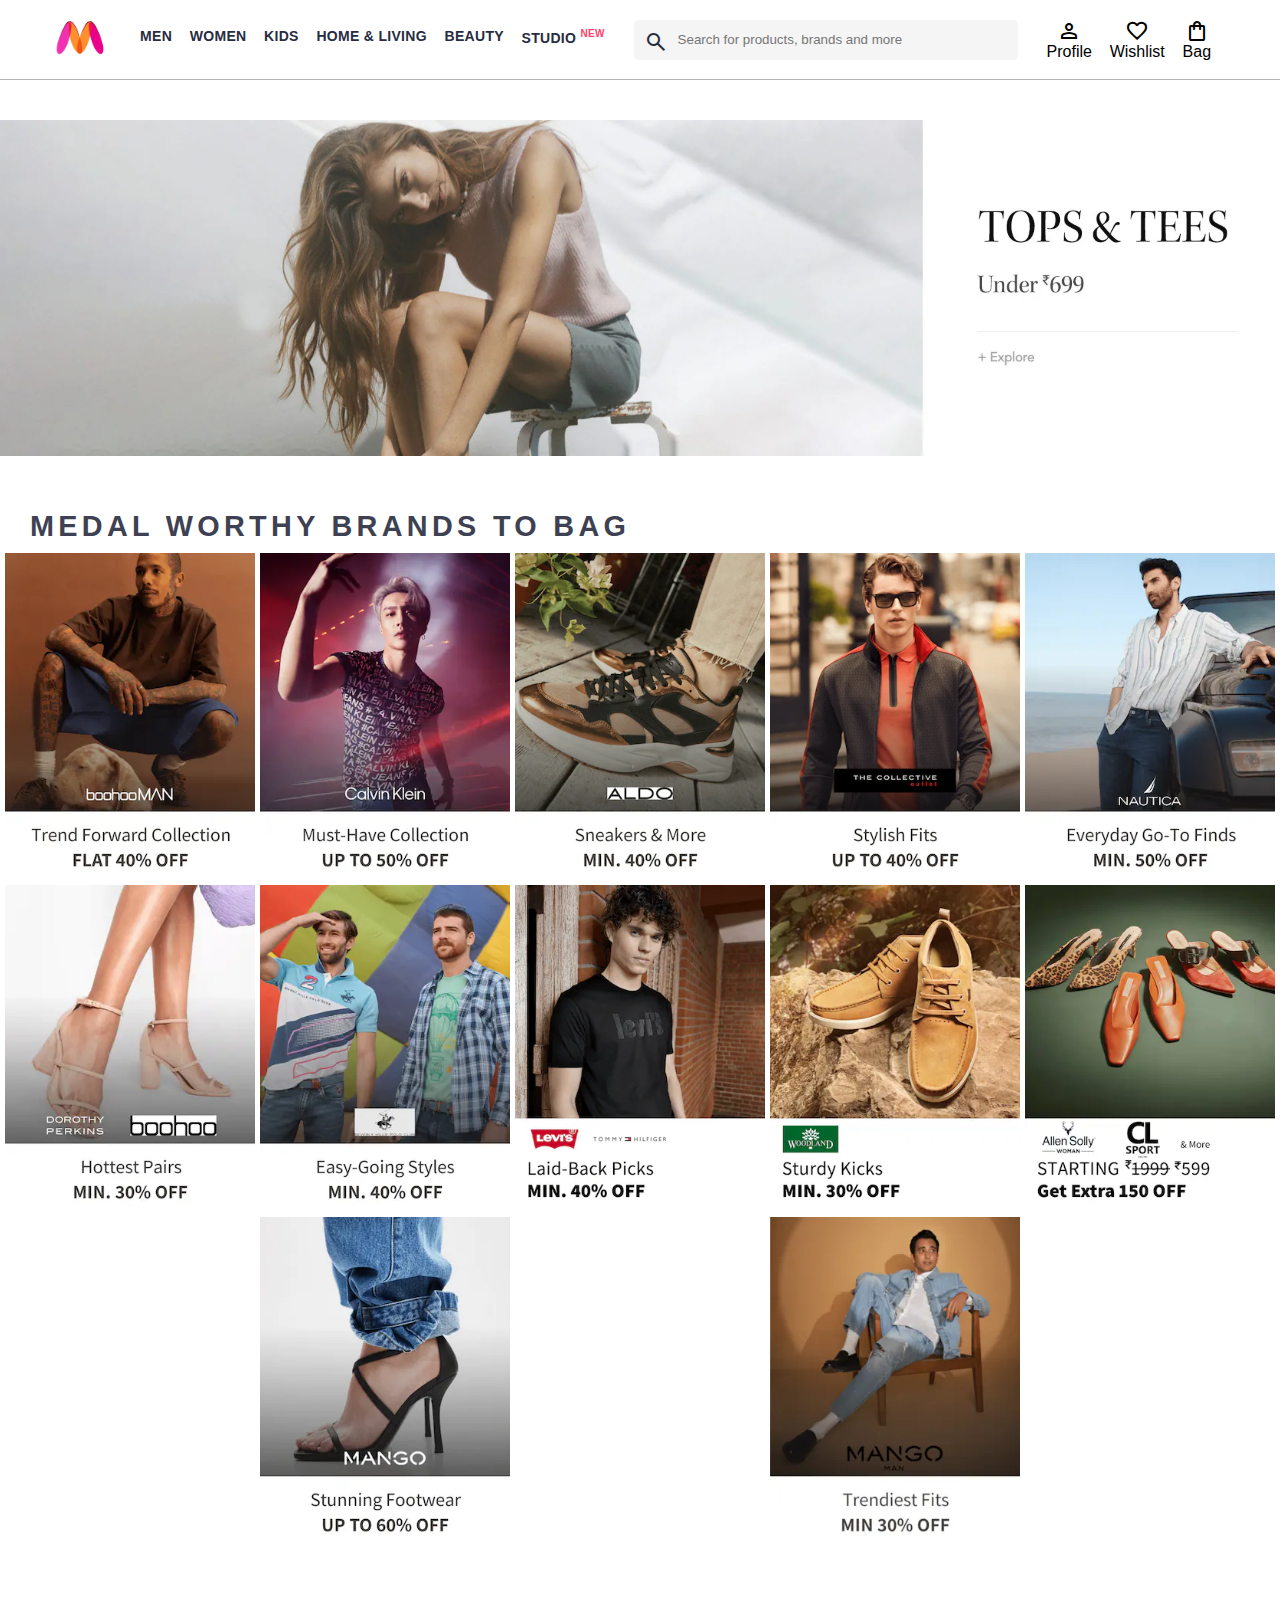
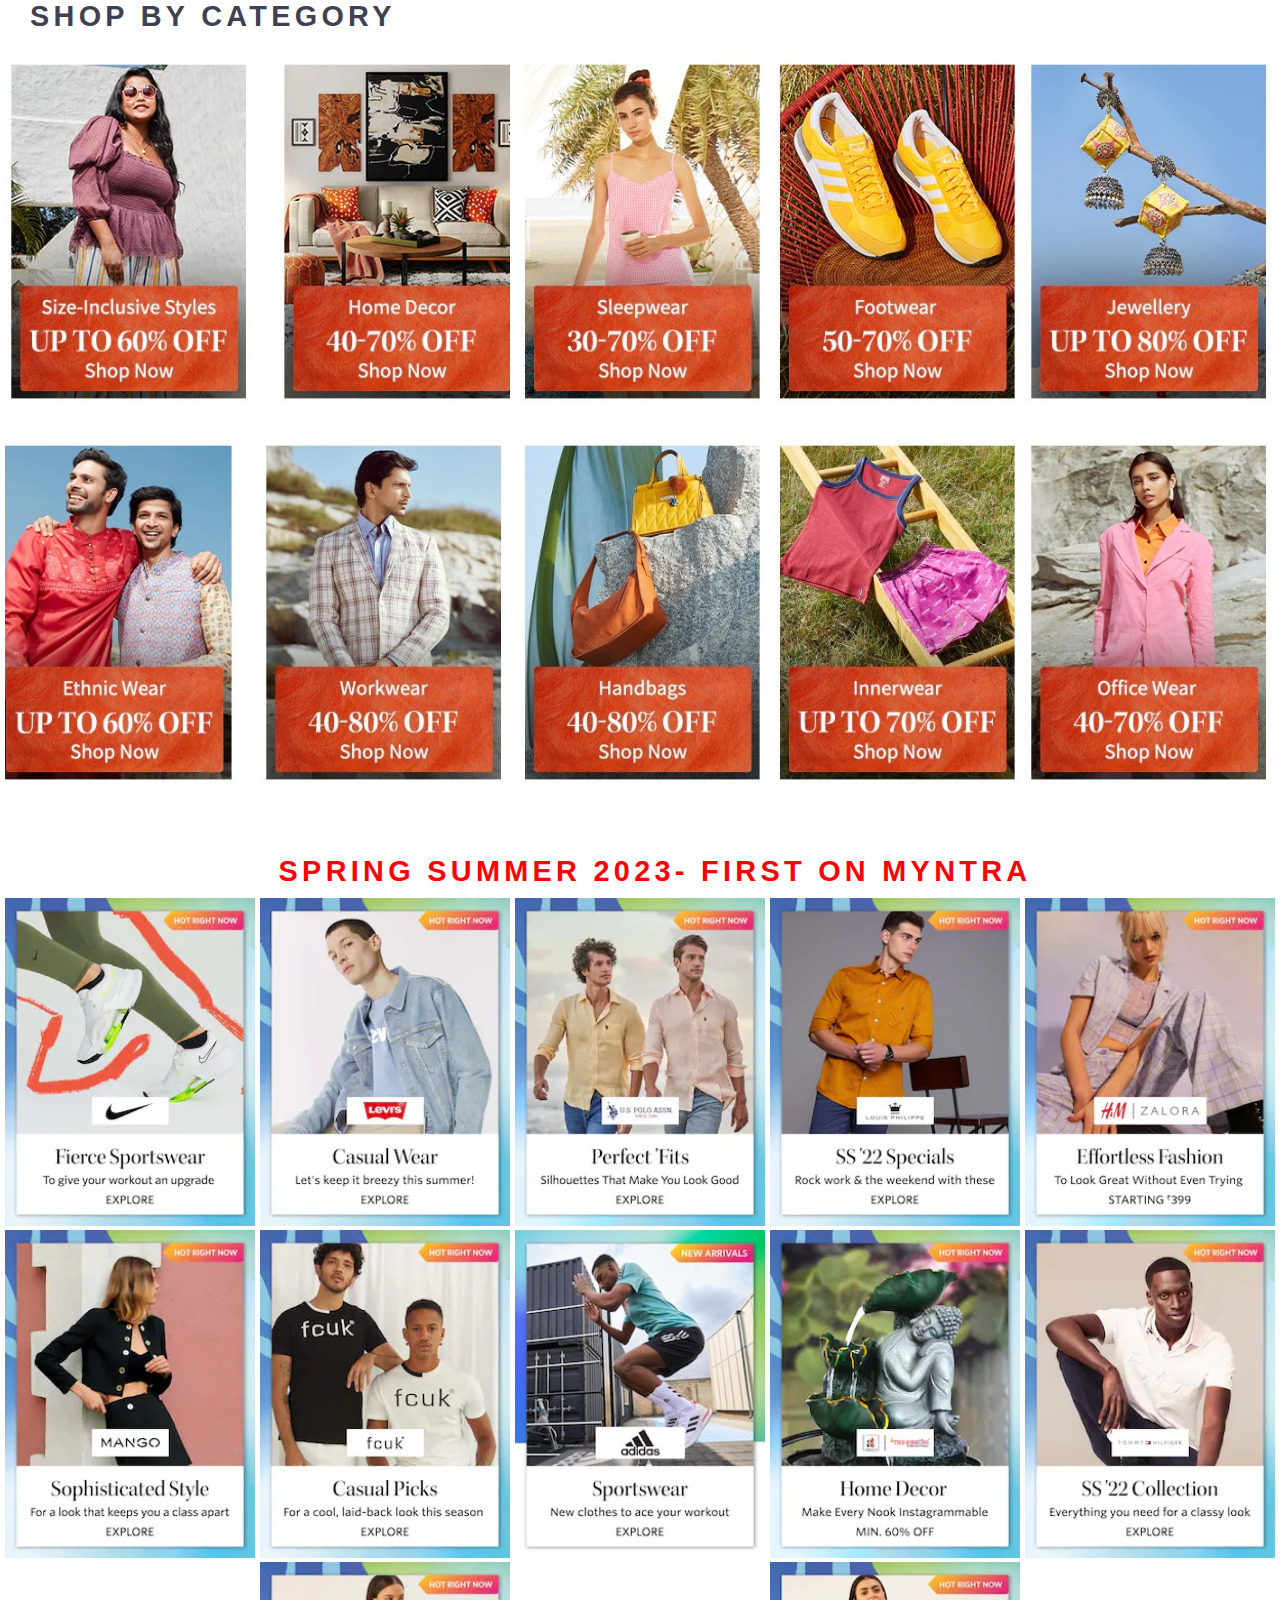
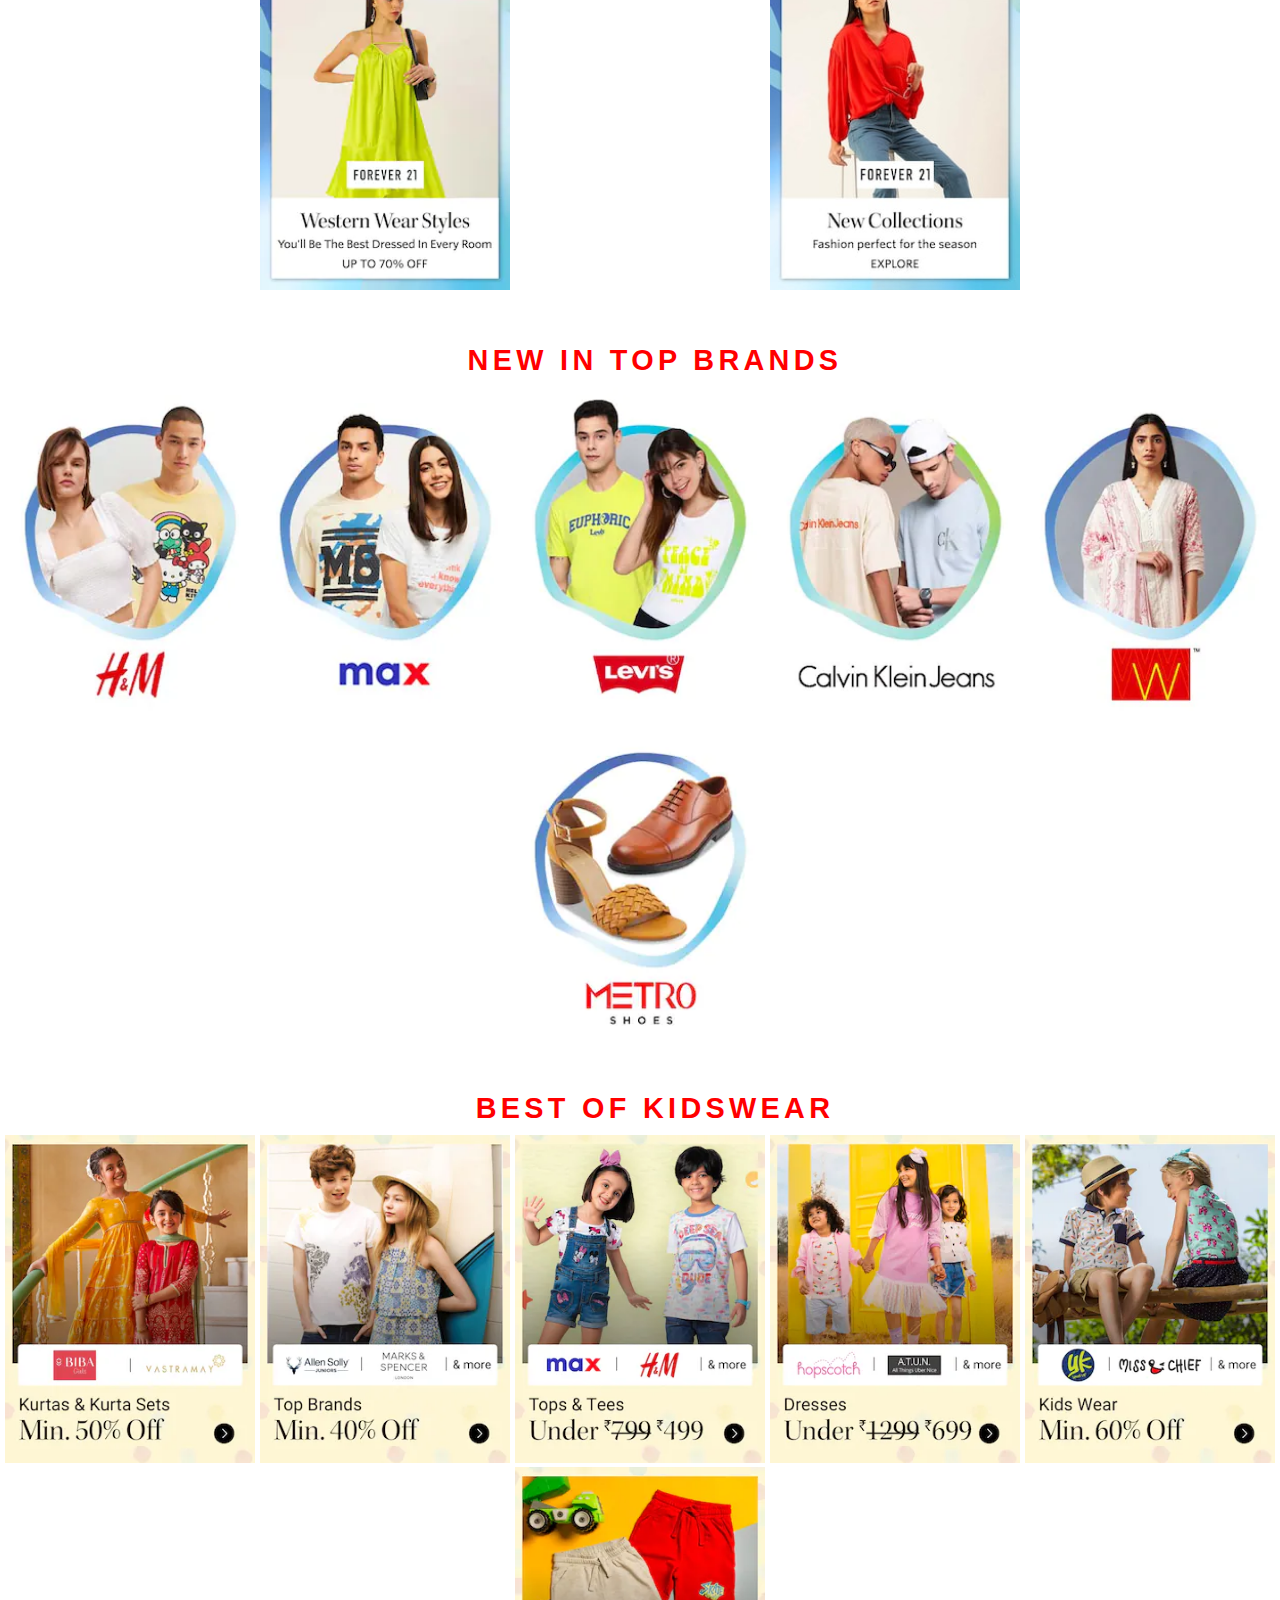
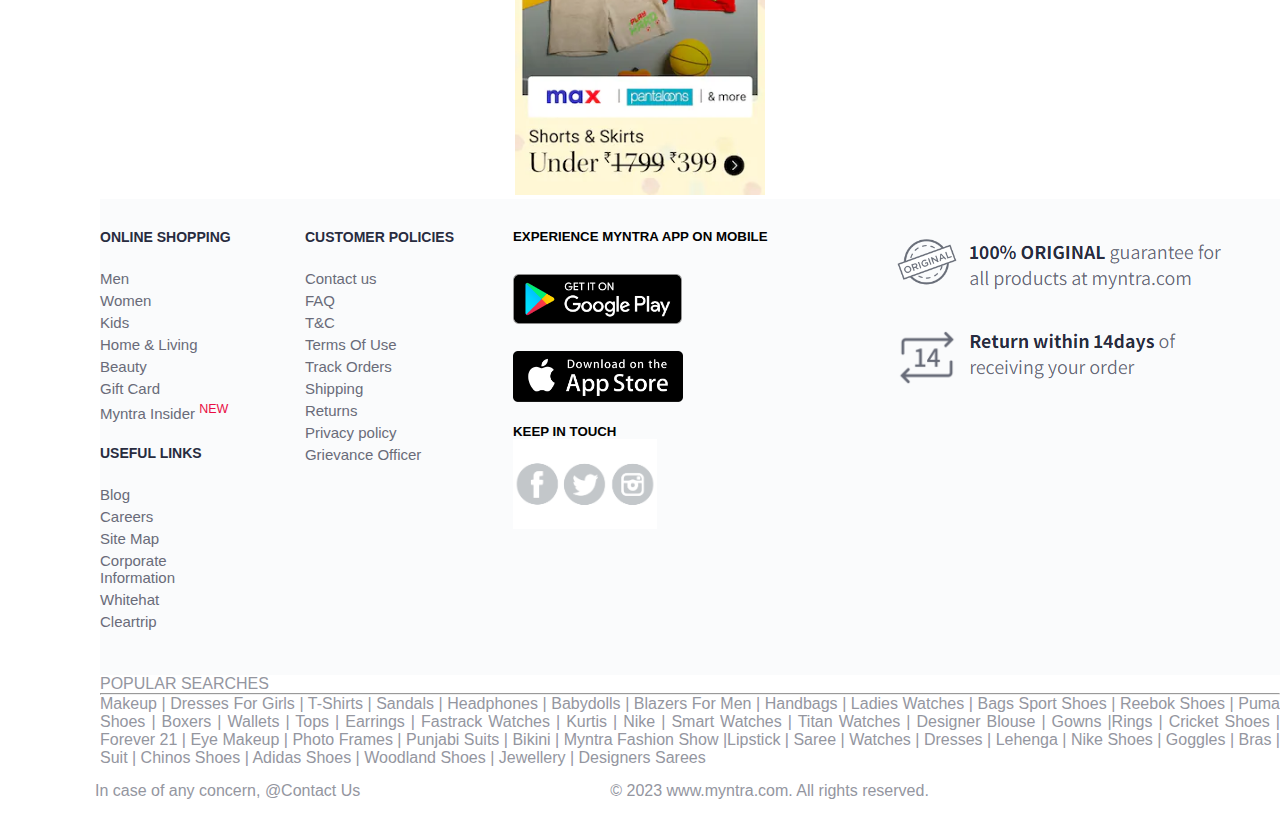
<file: Project Myntra Clone/index.html>
<!DOCTYPE html>
<html lang="en">

<head>
    <title>Online Shopping for Women, Men, Kids Fashion & Lifestyle - Myntra</title>
    <link rel="icon"
        href="https://encrypted-tbn0.gstatic.com/images?q=tbn:ANd9GcS357fHYAnvyZIqrnolaRs3MlCQO7PyKngEag&usqp=CAU"
        type="image/x-icon">
    <link rel="stylesheet" href="index.css">
    <link rel="stylesheet"
        href="https://fonts.googleapis.com/css2?family=Material+Symbols+Outlined:opsz,wght,FILL,GRAD@20..48,100..700,0..1,-50..200" />
</head>

<body>
    <header>
        <div class="logo_container">
            <a href="#"><img class="myntra_home" src="images/myntra_logo.webp" alt="Myntra Home"></a>
        </div>
        <nav class="nav_bar">
            <a href="#">Men</a>
            <a href="#">Women</a>
            <a href="#">Kids</a>
            <a href="#">Home & Living</a>
            <a href="#">Beauty</a>
            <a href="#">Studio <sup>New</sup></a>
        </nav>
        <div class="search_bar">
            <span class="material-symbols-outlined search_icon">search</span>
            <input class="search_input" placeholder="Search for products, brands and more">
        </div>
        <div class="action_bar">
            <a class="action_container" href="profile.html">
                <span class="material-symbols-outlined action_icon">person</span>
                <span class="action_name">Profile</span>
            </a>

            <a class="action_container" href="wishlist.html">
                <span class="material-symbols-outlined action_icon">favorite</span>
                <span class="action_name">Wishlist</span>
            </a>

            <a class="action_container" href="bag.html">
                <span class="material-symbols-outlined action_icon">shopping_bag</span>
                <span class="action_name">Bag</span>
            </a>
        </div>
    </header>
    <main>
        <div class="banner_container">
            <img class="banner_image" src="images/banner.jpg" alt="Main Banner">
        </div>
        <div class="category_heading">MEDAL WORTHY BRANDS TO BAG</div>
        <div class="category_items">
            <a href="#"><img class="sale_item" src="images/offers/1.png"></a>
            <a href="#"><img class="sale_item" src="images/offers/2.png"></a>
            <a href="#"><img class="sale_item" src="images/offers/3.png"></a>
            <a href="#"><img class="sale_item" src="images/offers/4.png"></a>
            <a href="#"><img class="sale_item" src="images/offers/5.png"></a>
            <a href="#"><img class="sale_item" src="images/offers/6.png"></a>
            <a href="#"><img class="sale_item" src="images/offers/7.png"></a>
            <a href="#"><img class="sale_item" src="images/offers/8.png"></a>
            <a href="#"><img class="sale_item" src="images/offers/9.png"></a>
            <a href="#"><img class="sale_item" src="images/offers/10.png"></a>
            <a href="#"><img class="sale_item" src="images/offers/11.png"></a>
            <a href="#"><img class="sale_item" src="images/offers/12.png"></a>
        </div>

        <div class="category_heading">SHOP BY CATEGORY</div>
        <div class="category_items">
            <a href="#"><img class="sale_item" src="images/categories/1.jpg"></a>
            <a href="#"><img class="sale_item" src="images/categories/2.jpg"></a>
            <a href="#"><img class="sale_item" src="images/categories/3.jpg"></a>
            <a href="#"><img class="sale_item" src="images/categories/4.jpg"></a>
            <a href="#"><img class="sale_item" src="images/categories/5.jpg"></a>
            <a href="#"><img class="sale_item" src="images/categories/6.jpg"></a>
            <a href="#"><img class="sale_item" src="images/categories/7.jpg"></a>
            <a href="#"><img class="sale_item" src="images/categories/8.jpg"></a>
            <a href="#"><img class="sale_item" src="images/categories/9.jpg"></a>
            <a href="#"><img class="sale_item" src="images/categories/10.jpg"></a>
        </div>
        <div class="category_heading1">SPRING SUMMER 2023- FIRST ON MYNTRA</div>
        <div class="category_items">
            <a href="#"><img class="sale_item" src="summer/1.webp"></a>
            <a href="#"><img class="sale_item" src="summer/2.webp"></a>
            <a href="#"><img class="sale_item" src="summer/3.webp"></a>
            <a href="#"><img class="sale_item" src="summer/4.webp"></a>
            <a href="#"><img class="sale_item" src="summer/5.webp"></a>
            <a href="#"><img class="sale_item" src="summer/6.webp"></a>
            <a href="#"><img class="sale_item" src="summer/7.webp"></a>
            <a href="#"><img class="sale_item" src="summer/8.jpg"></a>
            <a href="#"><img class="sale_item" src="summer/9.webp"></a>
            <a href="#"><img class="sale_item" src="summer/10.webp"></a>
            <a href="#"><img class="sale_item" src="summer/11.webp"></a>
            <a href="#"><img class="sale_item" src="summer/13.jpg"></a>
        </div>
        <div class="category_heading1">NEW IN TOP BRANDS</div>
        <div class="category_items">
            <a href="#"><img class="sale_item" src="summer/New in top brands/1.webp"></a>
            <a href="#"><img class="sale_item" src="summer/New in top brands/2.webp"></a>
            <a href="#"><img class="sale_item" src="summer/New in top brands/3.webp"></a>
            <a href="#"><img class="sale_item" src="summer/New in top brands/4.webp"></a>
            <a href="#"><img class="sale_item" src="summer/New in top brands/5.webp"></a>
            <a href="#"><img class="sale_item" src="summer/New in top brands/6.webp"></a>
        </div>
        <div class="category_heading1">BEST OF KIDSWEAR</div>
        <div class="category_items">
            <a href="#"><img class="sale_item" src="summer/best of kids/1.webp"></a>
            <a href="#"><img class="sale_item" src="summer/best of kids/21.webp"></a>
            <a href="#"><img class="sale_item" src="summer/best of kids/3.webp"></a>
            <a href="#"><img class="sale_item" src="summer/best of kids/4.webp"></a>
            <a href="#"><img class="sale_item" src="summer/best of kids/5.webp"></a>
            <a href="#"><img class="sale_item" src="summer/best of kids/6.webp"></a>
        </div>
    </main>
    <footer>
        <div class="footer_container">
            <div class="footer_column">
                <h3>ONLINE SHOPPING</h3>

                <a href="#">Men</a>
                <a href="#">Women</a>
                <a href="#">Kids</a>
                <a href="#">Home & Living</a>
                <a href="#">Beauty</a>
                <a href="#">Gift Card</a>
                <a href="#">Myntra Insider <sup class="sup">NEW</sup></a>

                <div class="footer_column">
                    &ThinSpace;
                    <h3 class="vertical">USEFUL LINKS</h3>

                    <a href="#">Blog</a>
                    <a href="#">Careers</a>
                    <a href="#">Site Map</a>
                    <a href="#">Corporate Information</a>
                    <a href="#">Whitehat</a>
                    <a href="#">Cleartrip</a>
                </div>
            </div>

            <div class="footer_column">
                <h3>CUSTOMER POLICIES </h3>

                <a href="#">Contact us</a>
                <a href="#">FAQ</a>
                <a href="#">T&C</a>
                <a href="#">Terms Of Use</a>
                <a href="#">Track Orders</a>
                <a href="#">Shipping</a>
                <a href="#">Returns</a>
                <a href="#">Privacy policy</a>
                <a href="#">Grievance Officer</a>
            </div>
            <div class="app_icon">
                <h5>EXPERIENCE MYNTRA APP ON MOBILE</h5>
                <img class="logo" src="logo/google-play-badge-logo-png-transparent.png" alt="google" height="50px"
                    width="auto">
                <img class="logo" src="logo/apple logo.webp" alt="" height="85px" width="auto">
                <div class="head">
                    <h5 class="head">KEEP IN TOUCH</h5>
                </div>
                <DIV class="social_links">
                    <img src="logo/tweeter.jpg" alt="" height="90px" width="auto">
                </DIV>
            </div>
            <div class="original">
                <a> <img src="logo/original.png" alt=""></a>
            </div>
        </div>
        <div class="bottom">
            <div class="hr">
                <span>POPULAR SEARCHES</span>
                <hr>
            </div>
            <a>
                <P> Makeup | Dresses For Girls | T-Shirts | Sandals | Headphones | Babydolls | Blazers For Men |
                    Handbags | Ladies Watches | Bags Sport Shoes | Reebok Shoes | Puma Shoes | Boxers | Wallets |
                    Tops | Earrings | Fastrack Watches | Kurtis | Nike | Smart Watches | Titan Watches | Designer
                    Blouse | Gowns |Rings | Cricket Shoes | Forever 21 | Eye Makeup | Photo Frames | Punjabi Suits |
                    Bikini | Myntra Fashion Show |Lipstick | Saree | Watches | Dresses | Lehenga | Nike Shoes |
                    Goggles | Bras | Suit | Chinos Shoes | Adidas Shoes | Woodland Shoes | Jewellery | Designers
                    Sarees
                </P>
            </a>
        </div>
        <div class="copyright">
            <p>In case of any concern, @Contact Us</p>

            © 2023 www.myntra.com. All rights reserved.
        </div>
    </footer>
</body>

</html>
</file>
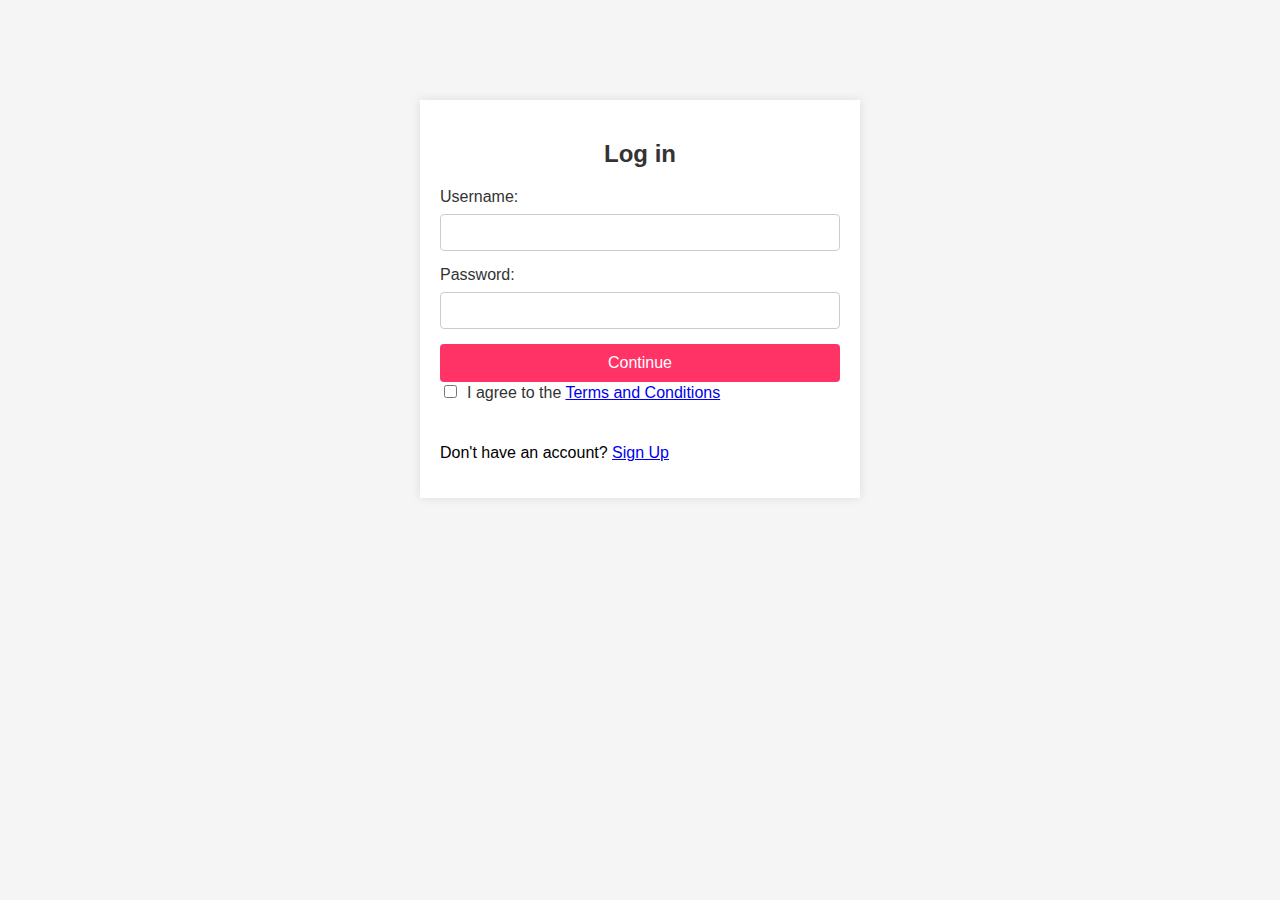
<file: Project Myntra Clone/log in.html>
<!DOCTYPE html>
<html lang="en">

<head>
  <meta charset="UTF-8">
  <meta name="viewport" content="width=device-width, initial-scale=1.0">
  <title>Myntra Clone - Login</title>
  <style>
    body {
      font-family: Arial, sans-serif;
      margin: 0;
      padding: 0;
      background-color: #f5f5f5;
    }

    .container {
      width: 100%;
      max-width: 400px;
      margin: auto;
      margin-top: 100px;
      background-color: #fff;
      padding: 20px;
      box-shadow: 0 0 10px rgba(0, 0, 0, 0.1);
    }

    h2 {
      text-align: center;
      color: #333;
    }

    form {
      display: flex;
      flex-direction: column;
    }

    label {
      margin-bottom: 8px;
      color: #333;
    }

    input {
      padding: 10px;
      margin-bottom: 15px;
      border: 1px solid #ccc;
      border-radius: 4px;
      box-sizing: border-box;
    }

    .terms-container {
      display: flex;
      align-items: center;
      margin-bottom: 15px;
    }

    input[type="checkbox"] {
      margin-right: 10px;
    }

    .terms {
      color: #333;
    }

    .continue-btn {
      background-color: #ff3366;
      color: #fff;
      padding: 10px;
      border: none;
      border-radius: 4px;
      cursor: pointer;
      font-size: 16px;
    }

    .continue-btn:hover {
      background-color: #e62958;
    }
  </style>
</head>

<body>

  <div class="container">
    <h2>Log in</h2>
    <form>
      <label for="username">Username:</label>
      <input type="text" id="username" name="username" required>

      <label for="password">Password:</label>
      <input type="password" id="password" name="password" required>

      <button class="continue-btn">Continue</button>

      <div class="terms-container">
        <input type="checkbox" id="terms" name="terms" required>
        <label for="terms" class="terms">I agree to the <a href="#">Terms and Conditions</a></label>
      </div>

      <p>Don't have an account? <a href="#">Sign Up</a></p>
    </form>
  </div>

</body>

</html>
</file>
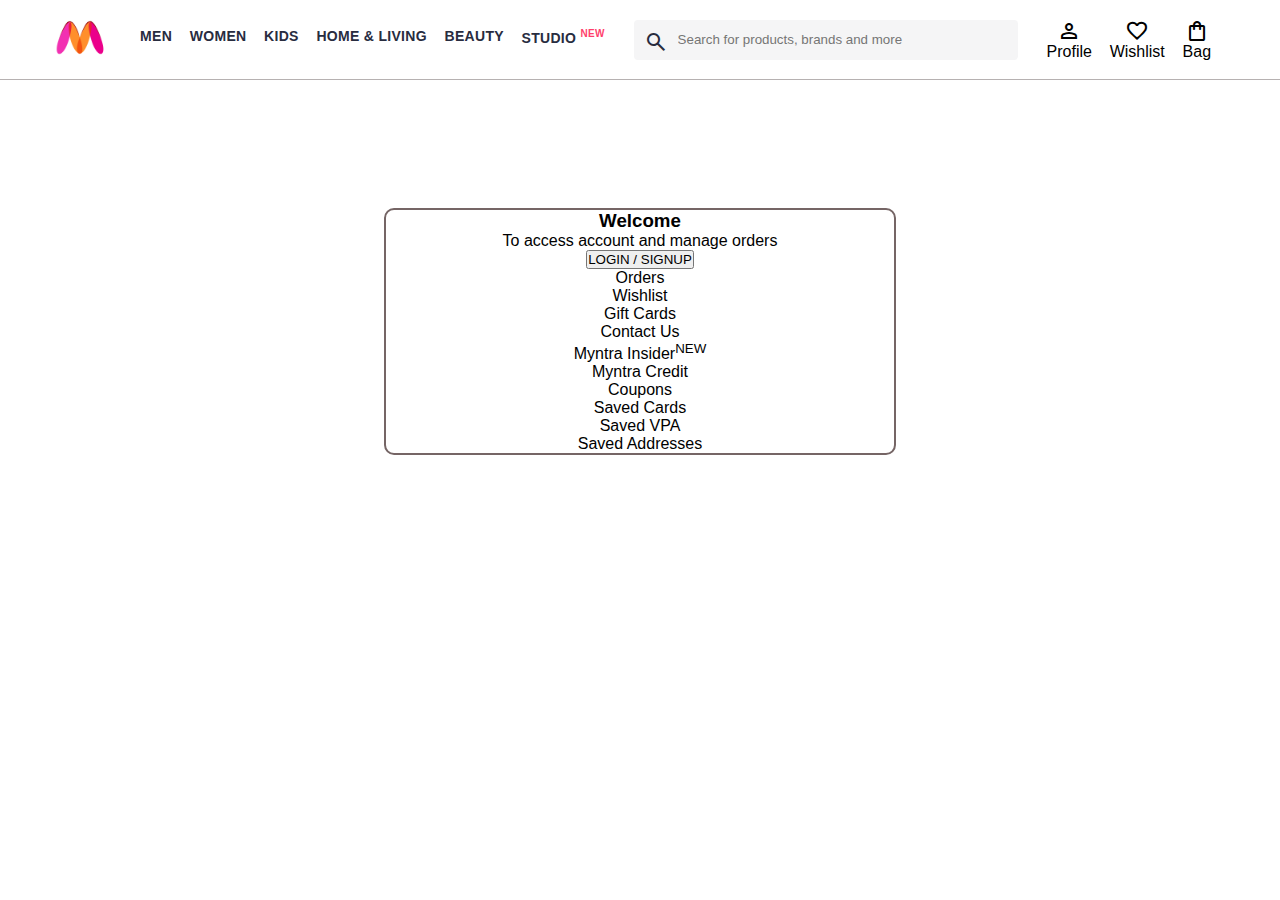
<file: Project Myntra Clone/profile.html>
<!DOCTYPE html>
<html lang="en">

<head>
    <meta charset="UTF-8">
    <meta name="viewport" content="width=device-width, initial-scale=1.0">
    <title>Profile</title>
    <link rel="icon"
        href="https://encrypted-tbn0.gstatic.com/images?q=tbn:ANd9GcS357fHYAnvyZIqrnolaRs3MlCQO7PyKngEag&usqp=CAU"
        type="image/x-icon">
    <link rel="stylesheet" href="index.css">
    <link rel="stylesheet"
        href="https://fonts.googleapis.com/css2?family=Material+Symbols+Outlined:opsz,wght,FILL,GRAD@20..48,100..700,0..1,-50..200" />
    <style>
        * {
            margin: 0;
            padding: 0;
            font-family: inherit, Assistant, -apple-system, BlinkMacSystemFont, Segoe UI, Roboto, Helvetica, Arial, sans-serif;
            box-sizing: border-box;

        }

        .container {
            border: solid rgb(117, 101, 101) 2px;
            text-align: center;
            margin-left: 30%;
            margin-right: 30%;
            margin-top: 10%;
            border-radius: 10px;


        }

        .container a {
            text-align: start;
            text-decoration: none;
            color: black;

        }

        .container a:hover {
            color: brown;
            transition: all 0.5s;
            text-decoration: underline;
        }
    </style>
</head>

<body>
    <header>
        <div class="logo_container">
            <a href="#"><img class="myntra_home" src="images/myntra_logo.webp" alt="Myntra Home"></a>
        </div>
        <nav class="nav_bar">
            <a href="#">Men</a>
            <a href="#">Women</a>
            <a href="#">Kids</a>
            <a href="#">Home & Living</a>
            <a href="#">Beauty</a>
            <a href="#">Studio <sup>New</sup></a>
        </nav>
        <div class="search_bar">
            <span class="material-symbols-outlined search_icon">search</span>
            <input class="search_input" placeholder="Search for products, brands and more">
        </div>
        <div class="action_bar">
            <div class="action_container">
                <span class="material-symbols-outlined action_icon">person</span>
                <span class="action_name">Profile</span>
            </div>

            <a class="action_container" href="wishlist.html">
                <span class="material-symbols-outlined action_icon">favorite</span>
                <span class="action_name">Wishlist</span>
            </a>

            <a class="action_container" href="bag.html">
                <span class="material-symbols-outlined action_icon">shopping_bag</span>
                <span class="action_name">Bag</span>
            </a>
        </div>
    </header>
    <div class="container">
        <h3>Welcome</h3>
        <p>To access account and manage orders</p>
        <button>
           <a href="log in.html"> LOGIN / SIGNUP</a>
        </button><br>
        <a href="#">Orders <br>
            Wishlist <br>
            Gift Cards<br>
            Contact Us<br>
            Myntra Insider<sup>NEW</sup><br>
            Myntra Credit <br>
            Coupons <br>
            Saved Cards <br>
            Saved VPA <br>
            Saved Addresses</a>
    </div>

</body>

</html>
</file>
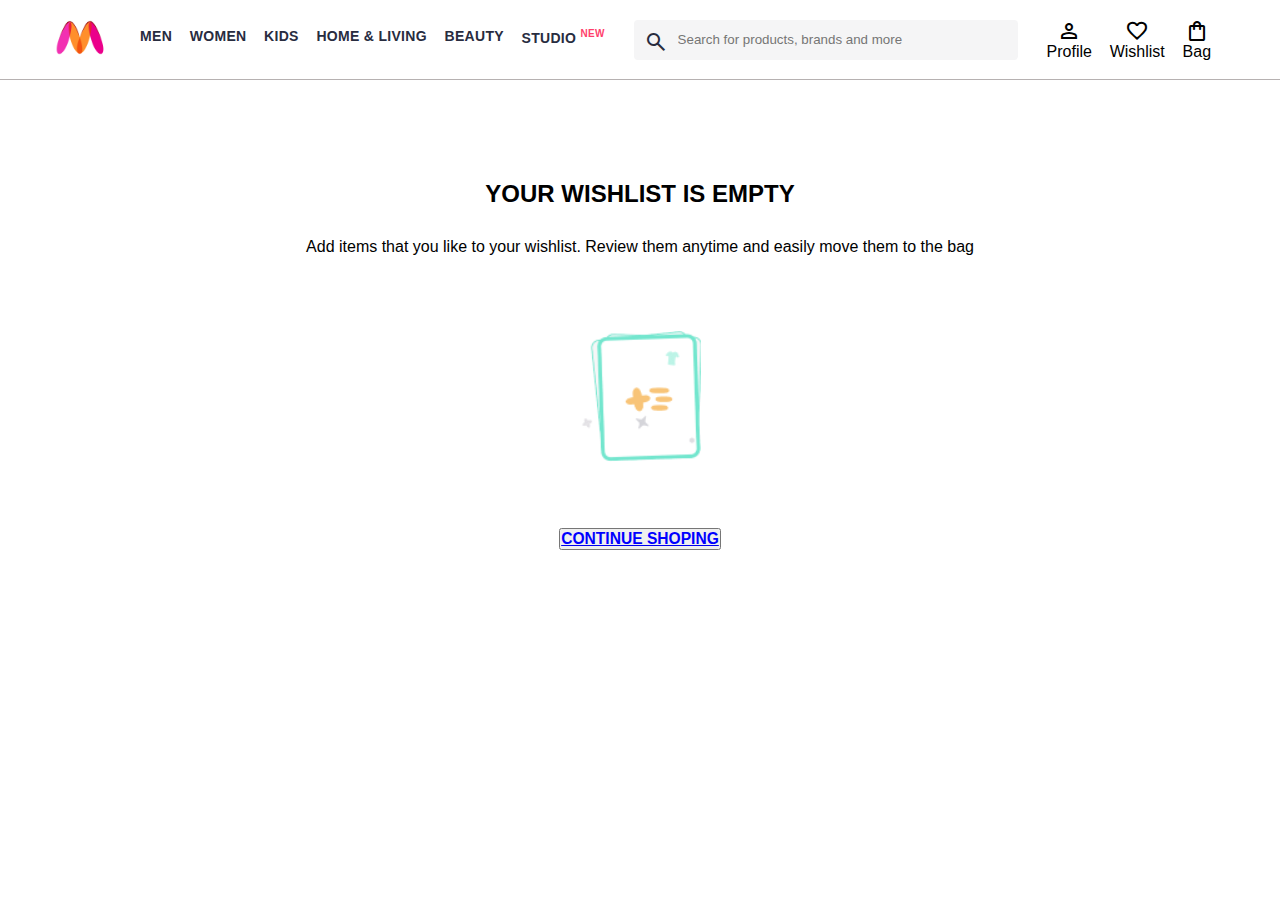
<file: Project Myntra Clone/wishlist.html>
<!DOCTYPE html>
<html lang="en">

<head>
  <meta charset="UTF-8">
  <meta name="viewport" content="width=device-width, initial-scale=1.0">
  <title>Wishlist</title>
  <link rel="icon"
    href="https://encrypted-tbn0.gstatic.com/images?q=tbn:ANd9GcS357fHYAnvyZIqrnolaRs3MlCQO7PyKngEag&usqp=CAU"
    type="image/x-icon">
  <link rel="stylesheet" href="index.css">
  <link rel="stylesheet"
    href="https://fonts.googleapis.com/css2?family=Material+Symbols+Outlined:opsz,wght,FILL,GRAD@20..48,100..700,0..1,-50..200" />
  <style>
    body {
      padding: 0;
      margin: 0;
    }

    .main {
      text-align: center;
      margin-top: 100px;
      font-weight: 300;
      font-family: system-ui, -apple-system, BlinkMacSystemFont, 'Segoe UI', Roboto, Oxygen, Ubuntu, Cantarell, 'Open Sans', 'Helvetica Neue', sans-serif;
      text-size-adjust: wrap;
    }

    .main p {
      padding: 30px;
      vertical-align: middle;
      cursor: block;
    }

    .button h3 {
      vertical-align: middle;
      text-transform: capitalize;
      color: blue;
      text-decoration: none;
    }
  </style>
</head>

<body>
  <header>
    <div class="logo_container">
      <a href="#"><img class="myntra_home" src="images/myntra_logo.webp" alt="Myntra Home"></a>
    </div>
    <nav class="nav_bar">
      <a href="#">Men</a>
      <a href="#">Women</a>
      <a href="#">Kids</a>
      <a href="#">Home & Living</a>
      <a href="#">Beauty</a>
      <a href="#">Studio <sup>New</sup></a>
    </nav>
    <div class="search_bar">
      <span class="material-symbols-outlined search_icon">search</span>
      <input class="search_input" placeholder="Search for products, brands and more">
    </div>
    <div class="action_bar">
      <a class="action_container" href="profile.html">
        <span class="material-symbols-outlined action_icon">person</span>
        <span class="action_name">Profile</span>
      </a>

      <a class="action_container" href="wishlist.html">
        <span class="material-symbols-outlined action_icon">favorite</span>
        <span class="action_name">Wishlist</span>
      </a>

      <a class="action_container" href="bag.html">
        <span class="material-symbols-outlined action_icon">shopping_bag</span>
        <span class="action_name">Bag</span>
      </a>
    </div>
  </header>
  <div class="main">
    <h2>YOUR WISHLIST IS EMPTY</h2>
    <p class="para">
      Add items that you like to your wishlist. Review them anytime and easily move them to the bag
    </p>
    <img class="wishlist" src="Wishlist/wishlist.png" alt="">
    <div class="button">
      <button>
        <a href="index.html">
          <h3>CONTINUE SHOPING</h3>
        </a>
      </button>
    </div>
  </div>
</body>

</html>
</file>
<file: Project Myntra Clone/index.css>
* {
    margin: 0;
    padding: 0;
    font-family: Assistant, -apple-system, BlinkMacSystemFont, Segoe UI, Roboto, Helvetica, Arial, sans-serif;
    box-sizing: border-box;
}

header {
    display: flex;
    background-color: #ffffff;
    height: 80px;
    justify-content: space-between;
    align-items: center;
    border-bottom: 1px solid #b6b1b1;
}

.myntra_home {
    height: 45px;
}

.logo_container {
    margin-left: 4%;
}

.action_bar {
    margin-right: 4%;
}

.nav_bar {
    display: flex;
    min-width: 500px;
    justify-content: space-evenly;
}

.nav_bar a {
    font-size: 14px;
    letter-spacing: .3px;
    color: #282c3f;
    font-weight: 700;
    text-transform: uppercase;
    text-decoration: none;
    padding: 28px 0;
    border-bottom: 5px solid #ffffff;

}

.nav_bar a:hover {
    border-bottom: 4px solid #f54e77;
}

.nav_bar a sup {
    color: #ff3f6c;
    font-size: 10px;
}

.search_bar {
    height: 40px;
    min-width: 200px;
    width: 30%;
    display: flex;
    align-items: center;
}

.search_icon {
    box-sizing: content-box;
    height: 20px;
    padding: 10px;

    background-color: #f5f5f6;
    color: #282c3f;
    font-weight: 300;
    border-radius: 4px 0 0 4px;
}

.search_input {
    color: #696e79;
    background-color: #f5f5f6;
    flex-grow: 1;
    height: 40px;
    border: 0;
    border-radius: 0 4px 4px 0;
}

.action_bar {
    display: flex;
    min-width: 200px;
    justify-content: space-evenly;
}

.action_container {
    display: flex;
    flex-direction: column;
    align-items: center;
    cursor: pointer;
    text-decoration: none;
    color: black;
}

/* Main section */
.banner_container {
    margin: 40px 0;
}

.banner_image {
    width: 100%;
}

.category_heading {
    text-transform: uppercase;
    color: #3e4152;
    letter-spacing: .15em;
    font-size: 1.8em;
    margin: 50px 0 10px 30px;
    max-height: 5em;
    font-weight: 700;
}

.category_heading1 {
    text-transform: uppercase;
    color: red;
    text-align: center;
    letter-spacing: .15em;
    font-size: 1.8em;
    margin: 50px 0 10px 30px;
    max-height: 5em;
    font-weight: 700;
}

.category_items {
    display: flex;
    flex-wrap: wrap;
    justify-content: space-evenly;
}

.sale_item {
    width: 250px;
}

.footer_container {
    padding: 30px 0px 40px 0px;
    background: #FAFBFC;
    display: flex;
    margin-left: 100px;
}

.footer_container :hover {
    color: #e90d44;
}

.footer_column {
    display: flex;
    flex-direction: column;
    margin-right: 5%;
    color: #94969f;

}

.sup {
    color: #e90d44;

}

.footer_column h3 {
    color: #282c3f;
    font-size: 14px;
    margin-bottom: 25px;
    cursor: default;
}

.footer_column a {
    color: #696b79;
    font-size: 15px;
    text-decoration: none;
    padding-bottom: 5px;
}

.head {
    margin-top: 10%;
}

.logo {
    display: flex;
    flex-direction: row;
    margin-top: 30px;
    margin-bottom: -20px;
    cursor: pointer;

}

.original img {
    margin-top: -5%;
    display: grid;
    margin-left: 30%;
}

.bottom {
    margin-left: 100px;
    color: #94969f;
    text-align: justify;
}

.copyright {
    display: flex;
    margin-left: 80px;
    gap: 250px;
    color: #94969f;
    text-align: center;
    padding: 15px;
}

.btn {
    margin-left: 10px;
}

.bottom .hr {
    display: inline;
}
</file>
